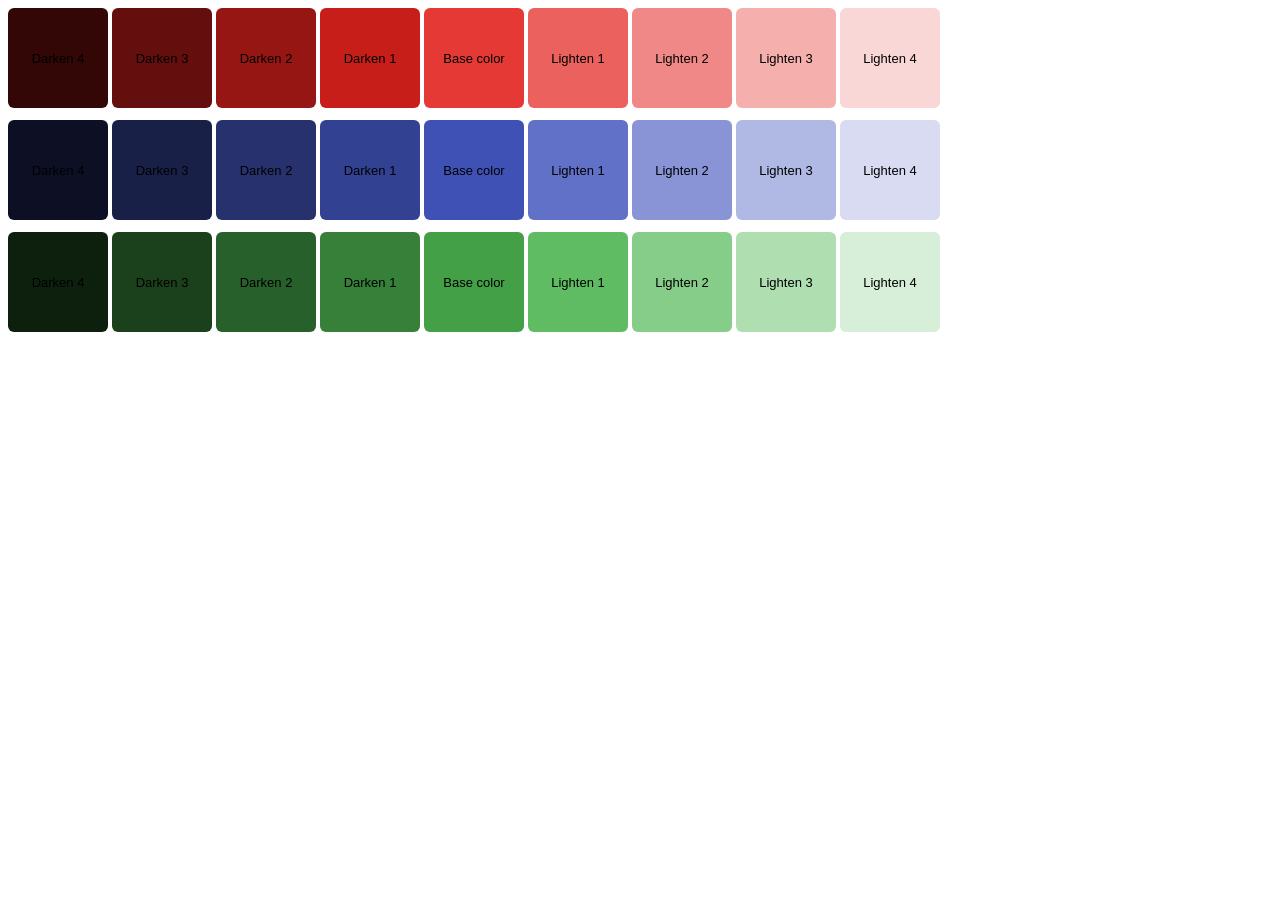
<file: ejercicio-1/index.html>
<!DOCTYPE html>
<html lang="es">
<head>
  <meta charset="UTF-8">
  <meta name="viewport" content="width=device-width, initial-scale=1.0">
  <title>Ejercicio 1 — Paleta de colores dinámica</title>
  <link rel="stylesheet" href="estilos.css">
</head>
<body>
    <div class="container-red">
      <div class="box darken-4"><span class="color-box-text">Darken 4</span></div>
      <div class="box darken-3"><span class="color-box-text">Darken 3</span></div>
      <div class="box darken-2"><span class="color-box-text">Darken 2</span></div>
      <div class="box darken-1"><span class="color-box-text">Darken 1</span></div>
      <div class="box base-color"><span class="color-box-text">Base color</span></div>
      <div class="box lighten-1"><span class="color-box-text">Lighten 1</span></div>
      <div class="box lighten-2"><span class="color-box-text">Lighten 2</span></div>
      <div class="box lighten-3"><span class="color-box-text">Lighten 3</span></div>
      <div class="box lighten-4"><span class="color-box-text">Lighten 4</span></div>
    </div>
    <div class="container-blue">
      <div class="box darken-4"><span class="color-box-text">Darken 4</span></div>
      <div class="box darken-3"><span class="color-box-text">Darken 3</span></div>
      <div class="box darken-2"><span class="color-box-text">Darken 2</span></div>
      <div class="box darken-1"><span class="color-box-text">Darken 1</span></div>
      <div class="box base-color"><span class="color-box-text">Base color</span></div>
      <div class="box lighten-1"><span class="color-box-text">Lighten 1</span></div>
      <div class="box lighten-2"><span class="color-box-text">Lighten 2</span></div>
      <div class="box lighten-3"><span class="color-box-text">Lighten 3</span></div>
      <div class="box lighten-4"><span class="color-box-text">Lighten 4</span></div>
    </div>
    <div class="container-green">
      <div class="box darken-4"><span class="color-box-text">Darken 4</span></div>
      <div class="box darken-3"><span class="color-box-text">Darken 3</span></div>
      <div class="box darken-2"><span class="color-box-text">Darken 2</span></div>
      <div class="box darken-1"><span class="color-box-text">Darken 1</span></div>
      <div class="box base-color"><span class="color-box-text">Base color</span></div>
      <div class="box lighten-1"><span class="color-box-text">Lighten 1</span></div>
      <div class="box lighten-2"><span class="color-box-text">Lighten 2</span></div>
      <div class="box lighten-3"><span class="color-box-text">Lighten 3</span></div>
      <div class="box lighten-4"><span class="color-box-text">Lighten 4</span></div>
    </div>
</body>
</html>
</file>
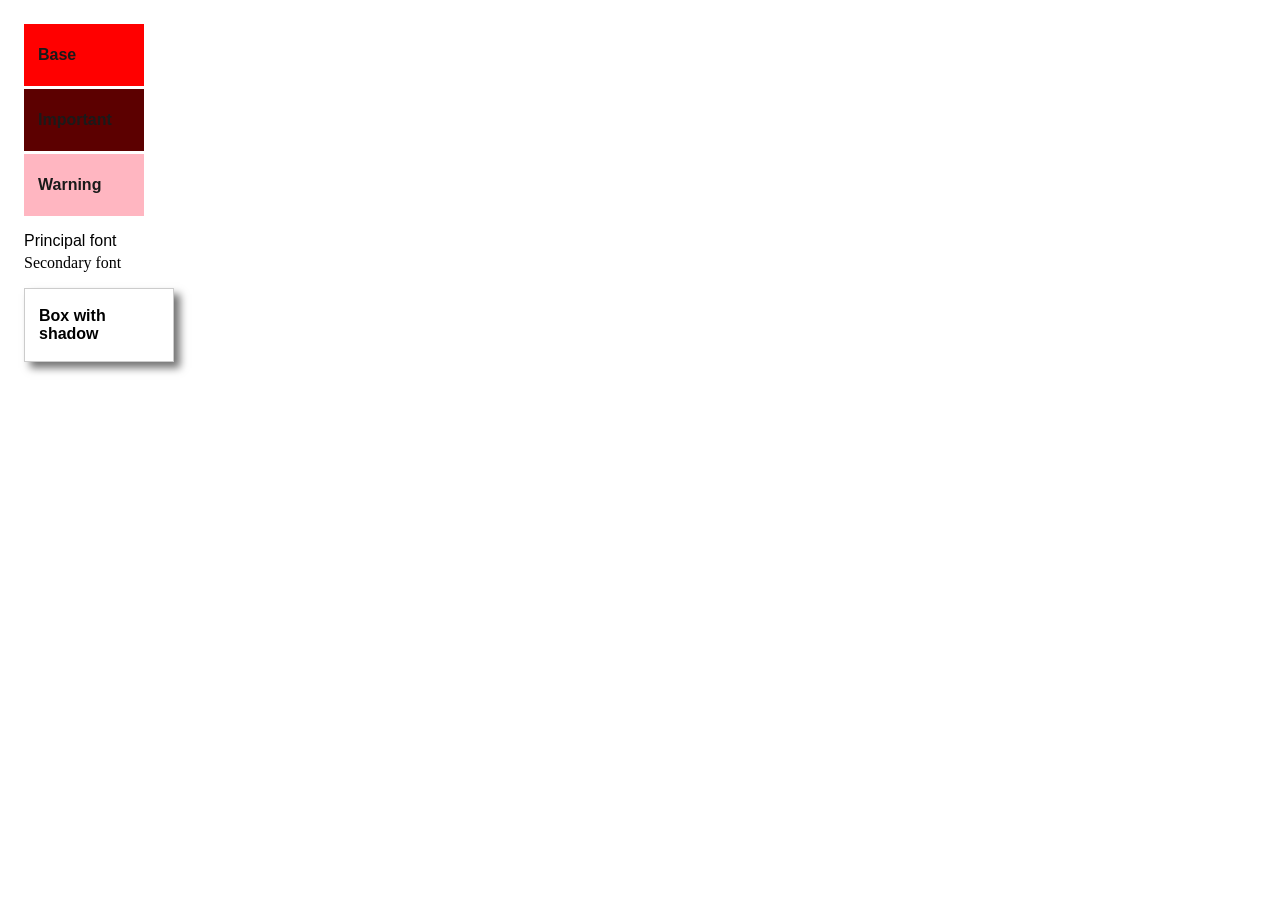
<file: ejercicio-2/index.html>
<!DOCTYPE html>
<html lang="es">
<head>
  <meta charset="UTF-8">
  <meta name="viewport" content="width=device-width, initial-scale=1.0">
  <title>Ejercicio 2 — Temas</title>
  <link rel="stylesheet" href="estilos.css">
</head>
<body>
  <div class="cajas">
    <div class="caja base">Base</div>
    <div class="caja important">Important</div>
    <div class="caja warning">Warning</div>
  </div>

  <p class="texto-principal">Principal font</p>
  <p class="texto-secundaria">Secondary font</p>

  <div class="caja-sombra">Box with shadow</div>
</body>
</html>
</file>
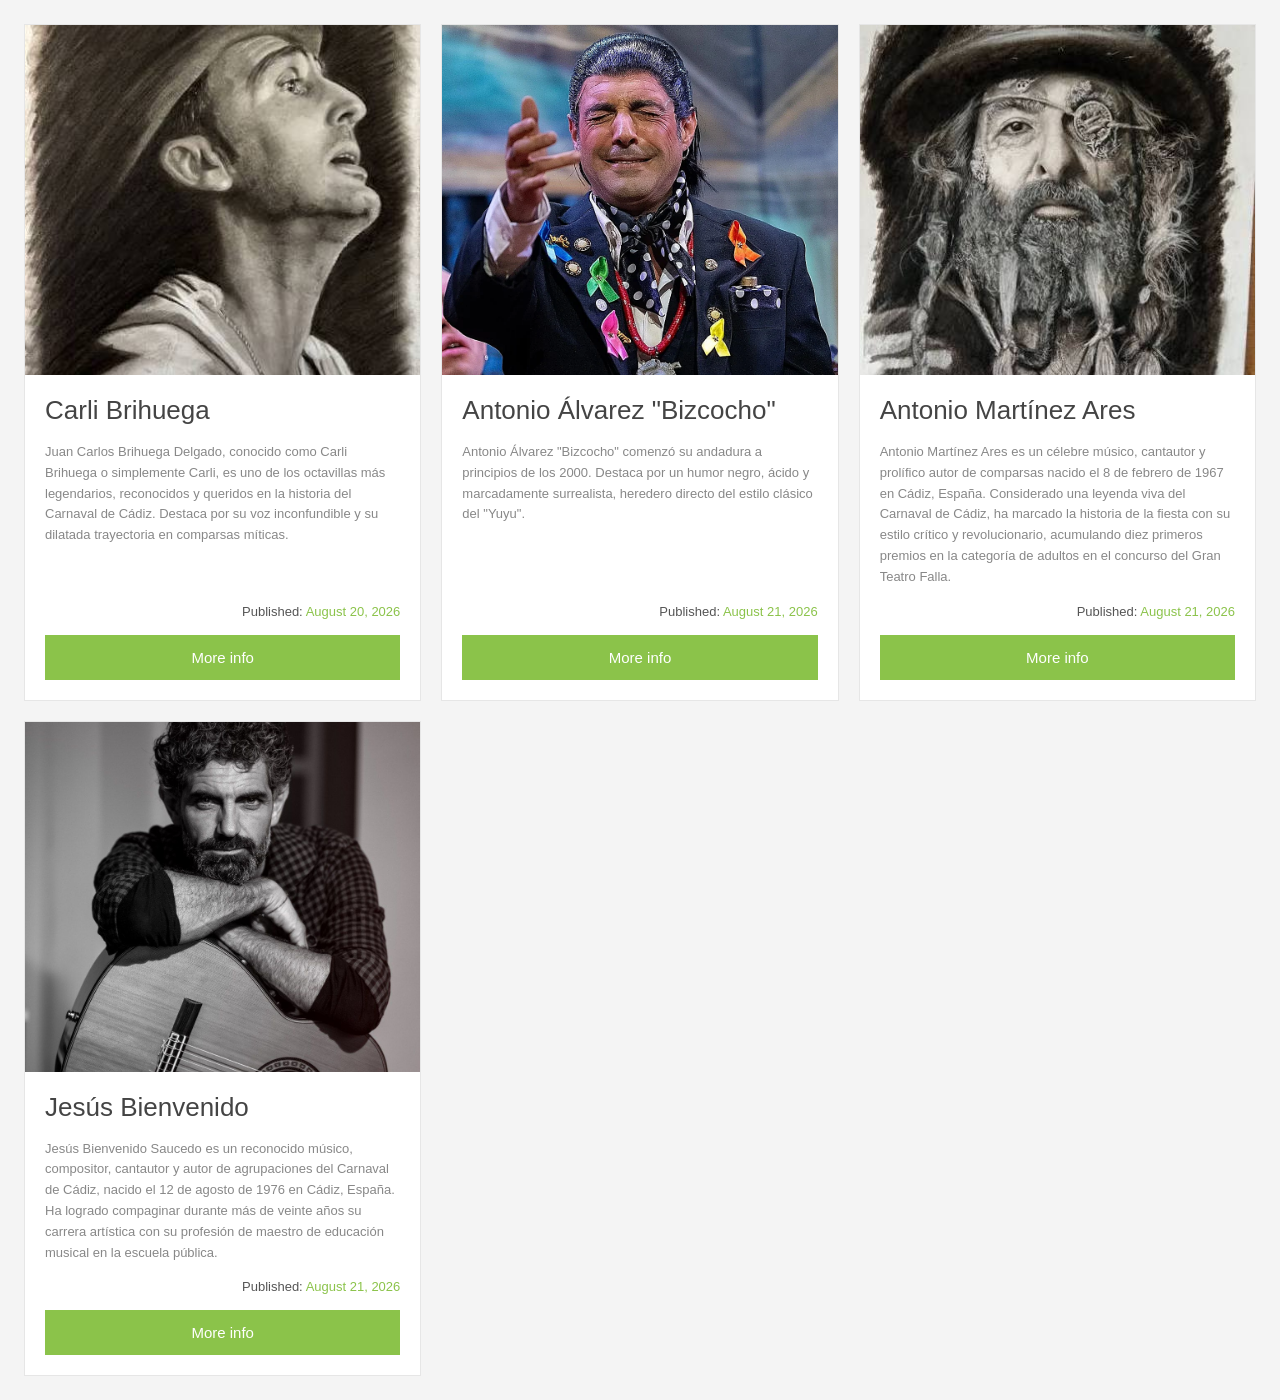
<file: ejercicio-4/index.html>
<!DOCTYPE html>
<html lang="es">
<head>
  <meta charset="UTF-8">
  <meta name="viewport" content="width=device-width, initial-scale=1.0">
  <title>Ejercicio 4 — Card con Grid</title>
  <link rel="stylesheet" href="estilos.css">
</head>
<body>
  <div class="card-list">

    <article class="card">
      <img class="card-img" src="img/Carli.jpg" alt="Imagen del Carli">
      <div class="card-body">
        <h2 class="card-title">Carli Brihuega</h2>
        <p class="card-text">
         Juan Carlos Brihuega Delgado, conocido como Carli Brihuega o simplemente Carli, es uno de los octavillas más legendarios, reconocidos y queridos en la historia del Carnaval de Cádiz.
         Destaca por su voz inconfundible y su dilatada trayectoria en comparsas míticas.
        </p>
        <p class="card-date">Published: <span>August 20, 2026</span></p>
        <a class="card-btn" href="#">More info</a>
      </div>
    </article>

    <article class="card">
      <img class="card-img" src="img/bizcocho.webp" alt="Imagen 2">
      <div class="card-body">
        <h2 class="card-title">Antonio Álvarez "Bizcocho"</h2>
        <p class="card-text">
         Antonio Álvarez "Bizcocho" comenzó su andadura a principios de los 2000. Destaca por un humor negro, ácido y marcadamente surrealista, heredero directo del estilo clásico del "Yuyu".
        </p>
        <p class="card-date">Published: <span>August 21, 2026</span></p>
        <a class="card-btn" href="#">More info</a>
      </div>
    </article>

    <article class="card">
      <img class="card-img" src="img/ares.jpg" alt="Imagen 3">
      <div class="card-body">
        <h2 class="card-title">Antonio Martínez Ares</h2>
        <p class="card-text">
         Antonio Martínez Ares es un célebre músico, cantautor y prolífico autor de comparsas nacido el 8 de febrero de 1967 en Cádiz, España. 
         Considerado una leyenda viva del Carnaval de Cádiz, ha marcado la historia de la fiesta con su estilo crítico y revolucionario, 
         acumulando diez primeros premios en la categoría de adultos en el concurso del Gran Teatro Falla.
        </p>
        <p class="card-date">Published: <span>August 21, 2026</span></p>
        <a class="card-btn" href="#">More info</a>
      </div>
    </article>

    <article class="card">
      <img class="card-img" src="img/bienvenido.jpg" alt="Imagen 4">
      <div class="card-body">
        <h2 class="card-title">Jesús Bienvenido</h2>
        <p class="card-text">
         Jesús Bienvenido Saucedo es un reconocido músico, compositor, cantautor y autor de agrupaciones del Carnaval de Cádiz, nacido el 12 de agosto de 1976 en Cádiz, España. 
         Ha logrado compaginar durante más de veinte años su carrera artística con su profesión de maestro de educación musical en la escuela pública.
        </p>
        <p class="card-date">Published: <span>August 21, 2026</span></p>
        <a class="card-btn" href="#">More info</a>
      </div>
    </article>

  </div>
</body>
</html>
</file>
<file: ejercicio-1/estilos.css>
@charset "UTF-8";
/* ============================================================
    Ejercicio 1 — Crear una paleta de colores dinámica.
    Usar el lenguaje Sass para crear distintos temas de paletas de colores.
    La idea es partir de un color base, y a partir de ese color generar 4 colores más oscuros de manera gradual, y cuatro colores más claros de manera gradual.
    Para comprobar que todo está funcionando como se espera utilizar el siguiente html:
   ============================================================ */
.box {
  display: inline-flex;
  align-items: center;
  justify-content: center;
  width: 100px;
  height: 100px;
  border-radius: 6px;
  color: black;
  font-family: Arial, Helvetica, sans-serif;
  font-size: 13px;
  text-align: center;
}

.container-red {
  display: flex;
  gap: 4px;
  margin-bottom: 12px;
}
.container-red .base-color {
  background-color: #e53935;
}
.container-red .darken-1 {
  background-color: rgb(199.8736842105, 29.6842105263, 25.7263157895);
}
.container-red .lighten-1 {
  background-color: rgb(234.2, 96.6, 93.4);
}
.container-red .darken-2 {
  background-color: rgb(149.9052631579, 22.2631578947, 19.2947368421);
}
.container-red .lighten-2 {
  background-color: rgb(239.4, 136.2, 133.8);
}
.container-red .darken-3 {
  background-color: rgb(99.9368421053, 14.8421052632, 12.8631578947);
}
.container-red .lighten-3 {
  background-color: rgb(244.6, 175.8, 174.2);
}
.container-red .darken-4 {
  background-color: rgb(49.9684210526, 7.4210526316, 6.4315789474);
}
.container-red .lighten-4 {
  background-color: rgb(249.8, 215.4, 214.6);
}

.container-blue {
  display: flex;
  gap: 4px;
  margin-bottom: 12px;
}
.container-blue .base-color {
  background-color: #3f51b5;
}
.container-blue .darken-1 {
  background-color: rgb(50.4, 64.8, 144.8);
}
.container-blue .lighten-1 {
  background-color: rgb(97.1442622951, 112.8426229508, 200.0557377049);
}
.container-blue .darken-2 {
  background-color: rgb(37.8, 48.6, 108.6);
}
.container-blue .lighten-2 {
  background-color: rgb(136.6081967213, 148.3819672131, 213.7918032787);
}
.container-blue .darken-3 {
  background-color: rgb(25.2, 32.4, 72.4);
}
.container-blue .lighten-3 {
  background-color: rgb(176.0721311475, 183.9213114754, 227.5278688525);
}
.container-blue .darken-4 {
  background-color: rgb(12.6, 16.2, 36.2);
}
.container-blue .lighten-4 {
  background-color: rgb(215.5360655738, 219.4606557377, 241.2639344262);
}

.container-green {
  display: flex;
  gap: 4px;
  margin-bottom: 12px;
}
.container-green .base-color {
  background-color: #43a047;
}
.container-green .darken-1 {
  background-color: rgb(53.6, 128, 56.8);
}
.container-green .lighten-1 {
  background-color: rgb(95.422907489, 188.177092511, 99.4123348018);
}
.container-green .darken-2 {
  background-color: rgb(40.2, 96, 42.6);
}
.container-green .lighten-2 {
  background-color: rgb(135.3171806167, 204.8828193833, 138.3092511013);
}
.container-green .darken-3 {
  background-color: rgb(26.8, 64, 28.4);
}
.container-green .lighten-3 {
  background-color: rgb(175.2114537445, 221.5885462555, 177.2061674009);
}
.container-green .darken-4 {
  background-color: rgb(13.4, 32, 14.2);
}
.container-green .lighten-4 {
  background-color: rgb(215.1057268722, 238.2942731278, 216.1030837004);
}/*# sourceMappingURL=estilos.css.map */
</file>
<file: ejercicio-2/estilos.css>
body {
  margin: 24px;
}

.cajas {
  display: flex;
  flex-direction: column;
  gap: 3px;
  width: 120px;
  margin-bottom: 16px;
}

.caja {
  padding: 22px 14px;
  font-weight: 700;
  color: #1a1a1a;
}

.texto-principal,
.texto-secundaria {
  margin: 4px 0;
}

.caja-sombra {
  display: inline-block;
  width: 120px;
  margin-top: 12px;
  padding: 18px 14px;
  background-color: #ffffff;
  border: 1px solid #cccccc;
  font-weight: 700;
}

body {
  font-family: Arial, Helvetica, sans-serif;
}

.base {
  background-color: #ff0000;
}

.important {
  background-color: #5c0000;
}

.warning {
  background-color: #ffb6c1;
}

.caja {
  border-radius: 0;
}

.texto-principal {
  font-family: Arial, Helvetica, sans-serif;
}

.texto-secundaria {
  font-family: "Comic Sans MS", "Comic Sans", cursive;
}

.caja-sombra {
  border-radius: 0;
  box-shadow: 6px 6px 8px rgba(0, 0, 0, 0.55);
}/*# sourceMappingURL=estilos.css.map */
</file>
<file: ejercicio-4/estilos.css>
@charset "UTF-8";
/* ============================================================
Ejercicio 4 — Crearemos un elemento de tipo card con Grid CSS.
Las alineaciones deberán hacerse con esta característica,
pero el html es totalmente abierto.
============================================================ */
* {
  box-sizing: border-box;
}

body {
  font-family: Arial, Helvetica, sans-serif;
  margin: 24px;
  background-color: #f4f4f4;
}

.card-list {
  display: grid;
  grid-template-columns: repeat(auto-fill, minmax(300px, 1fr));
  gap: 20px;
}

.card {
  display: grid;
  grid-template-rows: auto 1fr;
  background-color: #ffffff;
  border: 1px solid #e6e6e6;
}

.card-img {
  display: block;
  width: 100%;
  height: 350px;
  -o-object-fit: cover;
     object-fit: cover;
}

.card-body {
  display: grid;
  grid-template-rows: auto 1fr auto auto;
  gap: 16px;
  padding: 20px;
}

.card-title {
  margin: 0;
  font-size: 26px;
  font-weight: 400;
  color: #444444;
}

.card-text {
  margin: 0;
  font-size: 13px;
  line-height: 1.6;
  color: #888888;
}

.card-date {
  margin: 0;
  justify-self: end;
  font-size: 13px;
  color: #555555;
}

.card-date span {
  color: #8bc34a;
}

.card-btn {
  display: block;
  padding: 14px;
  background-color: #8bc34a;
  color: #ffffff;
  text-align: center;
  text-decoration: none;
  font-size: 15px;
}/*# sourceMappingURL=estilos.css.map */
</file>
